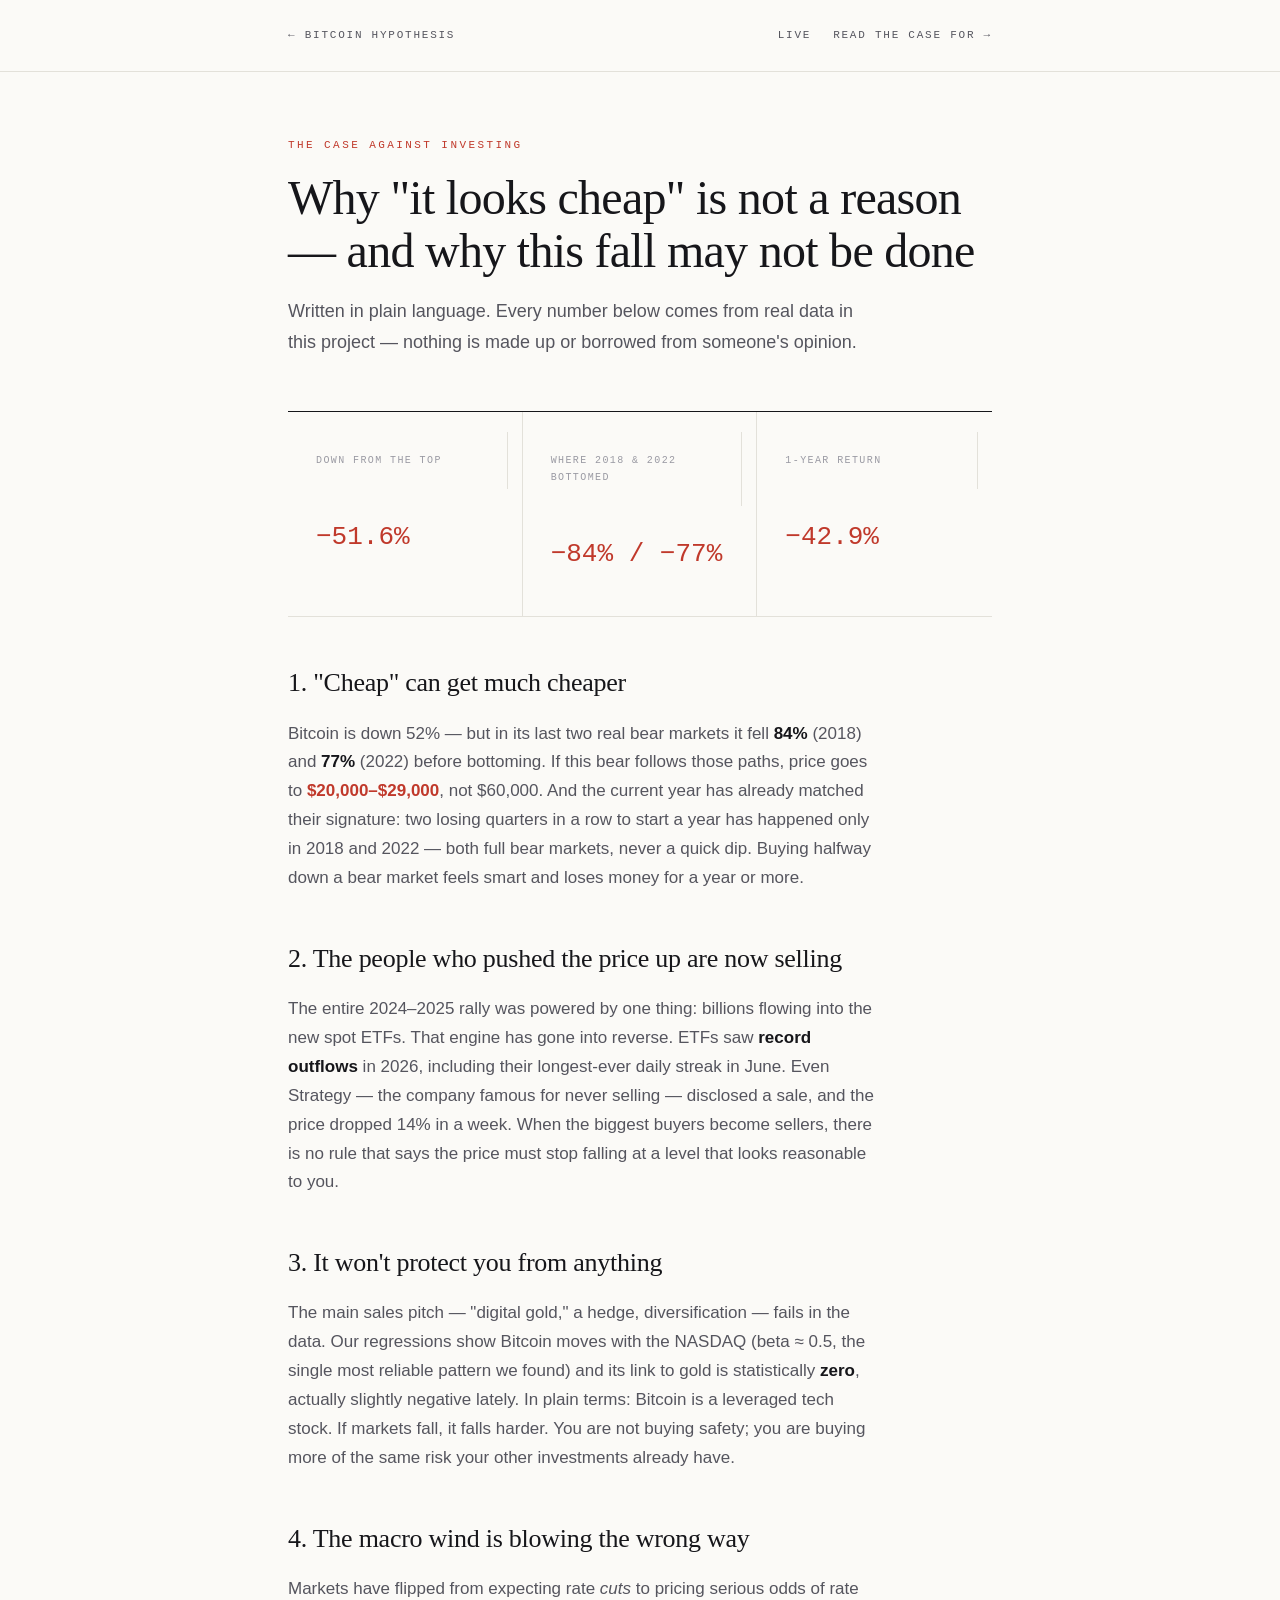
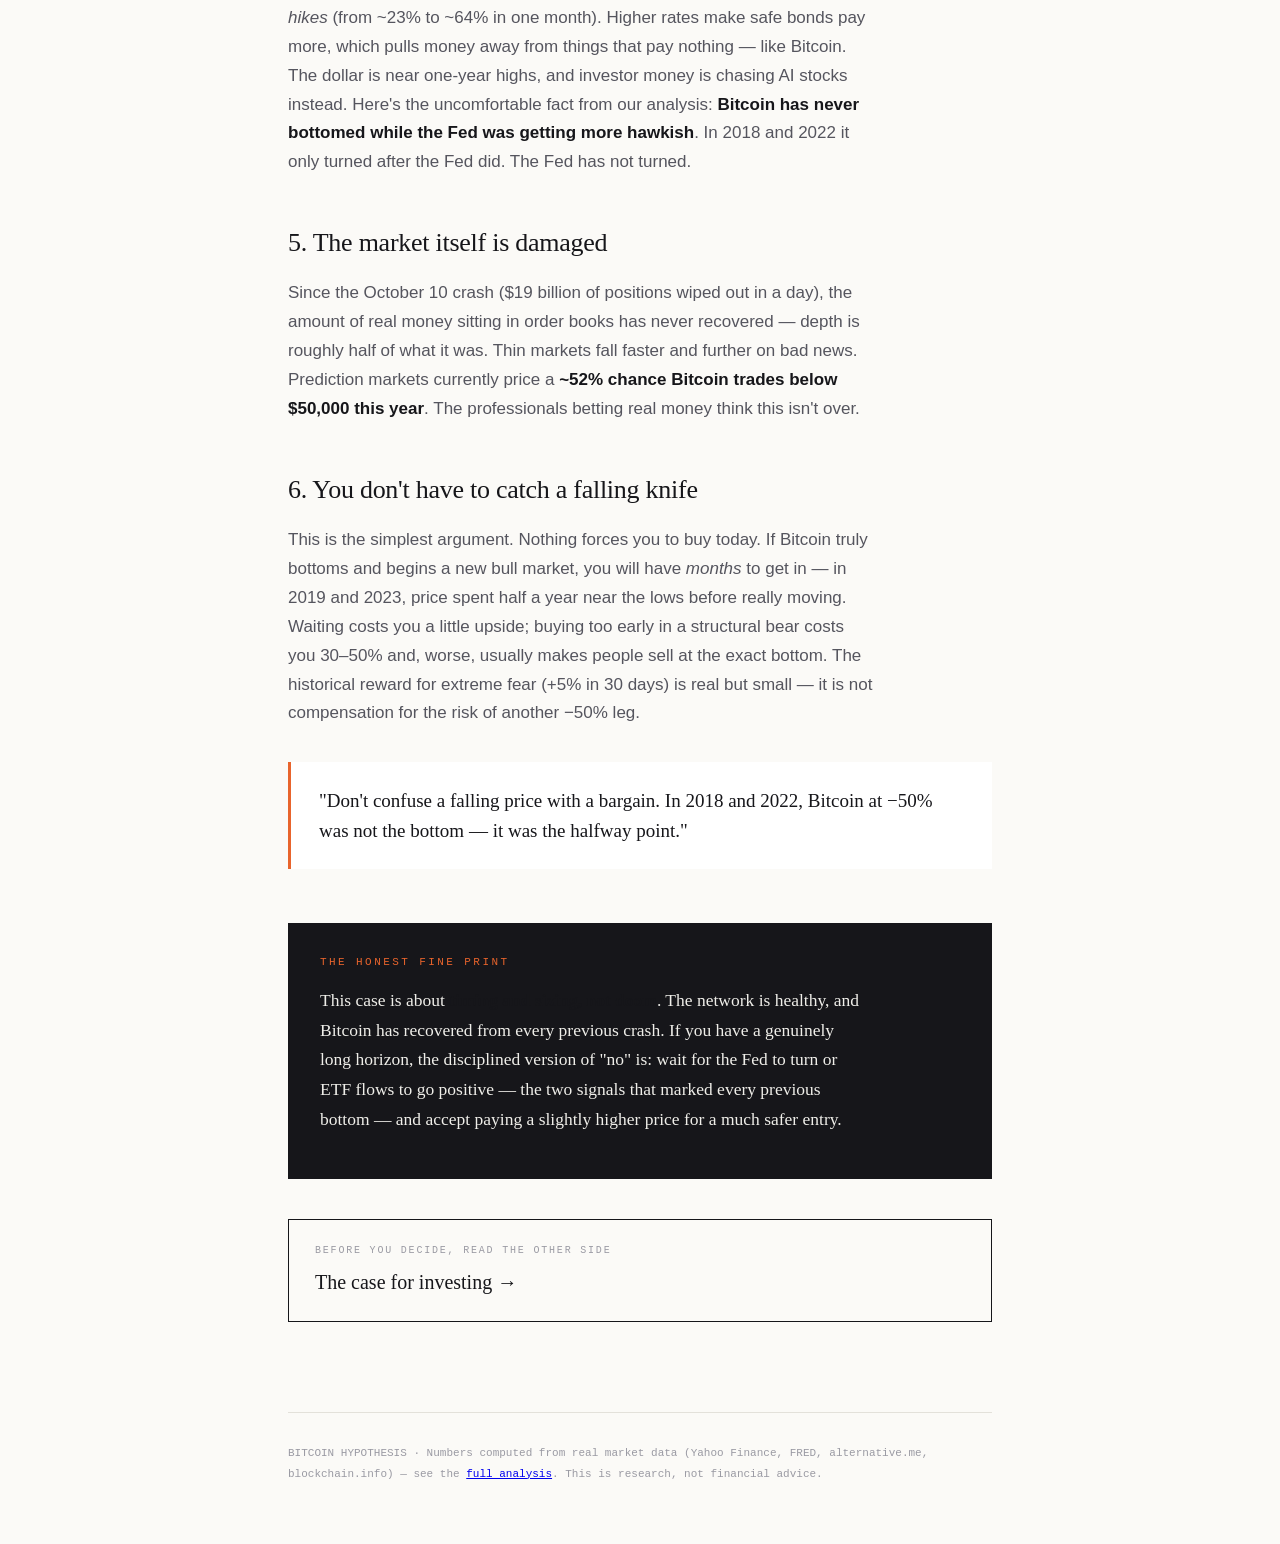
<file: docs/dont-invest.html>
<!DOCTYPE html>
<html lang="en">
<head>
<meta charset="UTF-8">
<meta name="viewport" content="width=device-width, initial-scale=1.0">
<title>The case AGAINST investing — Bitcoin Hypothesis</title>
<link rel="stylesheet" href="case.css">
</head>
<body>

<nav><div class="wrap">
  <a href="index.html">← Bitcoin Hypothesis</a>
  <span style="display:flex; gap:22px"><a href="live.html">Live</a>
  <a href="invest.html">Read the case for →</a></span>
</div></nav>

<div class="wrap">

<header>
  <div class="kicker" style="color: var(--red)">The Case Against Investing</div>
  <h1>Why "it looks cheap" is not a reason — and why this fall may not be done</h1>
  <p class="sub">Written in plain language. Every number below comes from real data in this
  project — nothing is made up or borrowed from someone's opinion.</p>
</header>

<div class="bigstats">
  <div><div class="k">Down from the top</div><div class="v neg">−51.6%</div></div>
  <div><div class="k">Where 2018 &amp; 2022 bottomed</div><div class="v neg">−84% / −77%</div></div>
  <div><div class="k">1-year return</div><div class="v neg">−42.9%</div></div>
</div>

<article>

<h2>1. "Cheap" can get much cheaper</h2>
<p>Bitcoin is down 52% — but in its last two real bear markets it fell <strong>84%</strong> (2018)
and <strong>77%</strong> (2022) before bottoming. If this bear follows those paths, price goes to
<strong class="neg">$20,000–$29,000</strong>, not $60,000. And the current year has already matched
their signature: two losing quarters in a row to start a year has happened only in 2018 and 2022 —
both full bear markets, never a quick dip. Buying halfway down a bear market feels smart and loses
money for a year or more.</p>

<h2>2. The people who pushed the price up are now selling</h2>
<p>The entire 2024–2025 rally was powered by one thing: billions flowing into the new spot ETFs.
That engine has gone into reverse. ETFs saw <strong>record outflows</strong> in 2026, including
their longest-ever daily streak in June. Even Strategy — the company famous for never selling —
disclosed a sale, and the price dropped 14% in a week. When the biggest buyers become sellers,
there is no rule that says the price must stop falling at a level that looks reasonable to you.</p>

<h2>3. It won't protect you from anything</h2>
<p>The main sales pitch — "digital gold," a hedge, diversification — fails in the data. Our
regressions show Bitcoin moves with the NASDAQ (beta ≈ 0.5, the single most reliable pattern we
found) and its link to gold is statistically <strong>zero</strong>, actually slightly negative
lately. In plain terms: Bitcoin is a leveraged tech stock. If markets fall, it falls harder. You are
not buying safety; you are buying more of the same risk your other investments already have.</p>

<h2>4. The macro wind is blowing the wrong way</h2>
<p>Markets have flipped from expecting rate <em>cuts</em> to pricing serious odds of rate
<em>hikes</em> (from ~23% to ~64% in one month). Higher rates make safe bonds pay more, which pulls
money away from things that pay nothing — like Bitcoin. The dollar is near one-year highs, and
investor money is chasing AI stocks instead. Here's the uncomfortable fact from our analysis:
<strong>Bitcoin has never bottomed while the Fed was getting more hawkish</strong>. In 2018 and 2022
it only turned after the Fed did. The Fed has not turned.</p>

<h2>5. The market itself is damaged</h2>
<p>Since the October 10 crash ($19 billion of positions wiped out in a day), the amount of real
money sitting in order books has never recovered — depth is roughly half of what it was. Thin
markets fall faster and further on bad news. Prediction markets currently price a
<strong>~52% chance Bitcoin trades below $50,000 this year</strong>. The professionals betting real
money think this isn't over.</p>

<h2>6. You don't have to catch a falling knife</h2>
<p>This is the simplest argument. Nothing forces you to buy today. If Bitcoin truly bottoms and
begins a new bull market, you will have <em>months</em> to get in — in 2019 and 2023, price spent
half a year near the lows before really moving. Waiting costs you a little upside; buying too early
in a structural bear costs you 30–50% and, worse, usually makes people sell at the exact bottom.
The historical reward for extreme fear (+5% in 30 days) is real but small — it is not compensation
for the risk of another −50% leg.</p>

<blockquote>"Don't confuse a falling price with a bargain. In 2018 and 2022, Bitcoin at −50% was
not the bottom — it was the halfway point."</blockquote>

<div class="honest">
  <div class="k">The honest fine print</div>
  <p>This case is about <strong>timing and sizing, not doom</strong>. The network is healthy, and
  Bitcoin has recovered from every previous crash. If you have a genuinely long horizon, the
  disciplined version of "no" is: wait for the Fed to turn or ETF flows to go positive — the two
  signals that marked every previous bottom — and accept paying a slightly higher price for a much
  safer entry.</p>
</div>

<a class="otherside" href="invest.html">
  <div class="k">Before you decide, read the other side</div>
  <div class="t">The case for investing →</div>
</a>

</article>

<footer>
  <p>BITCOIN HYPOTHESIS · Numbers computed from real market data (Yahoo Finance, FRED, alternative.me,
  blockchain.info) — see the <a href="index.html">full analysis</a>. This is research, not financial advice.</p>
</footer>

</div>
</body>
</html>
</file>
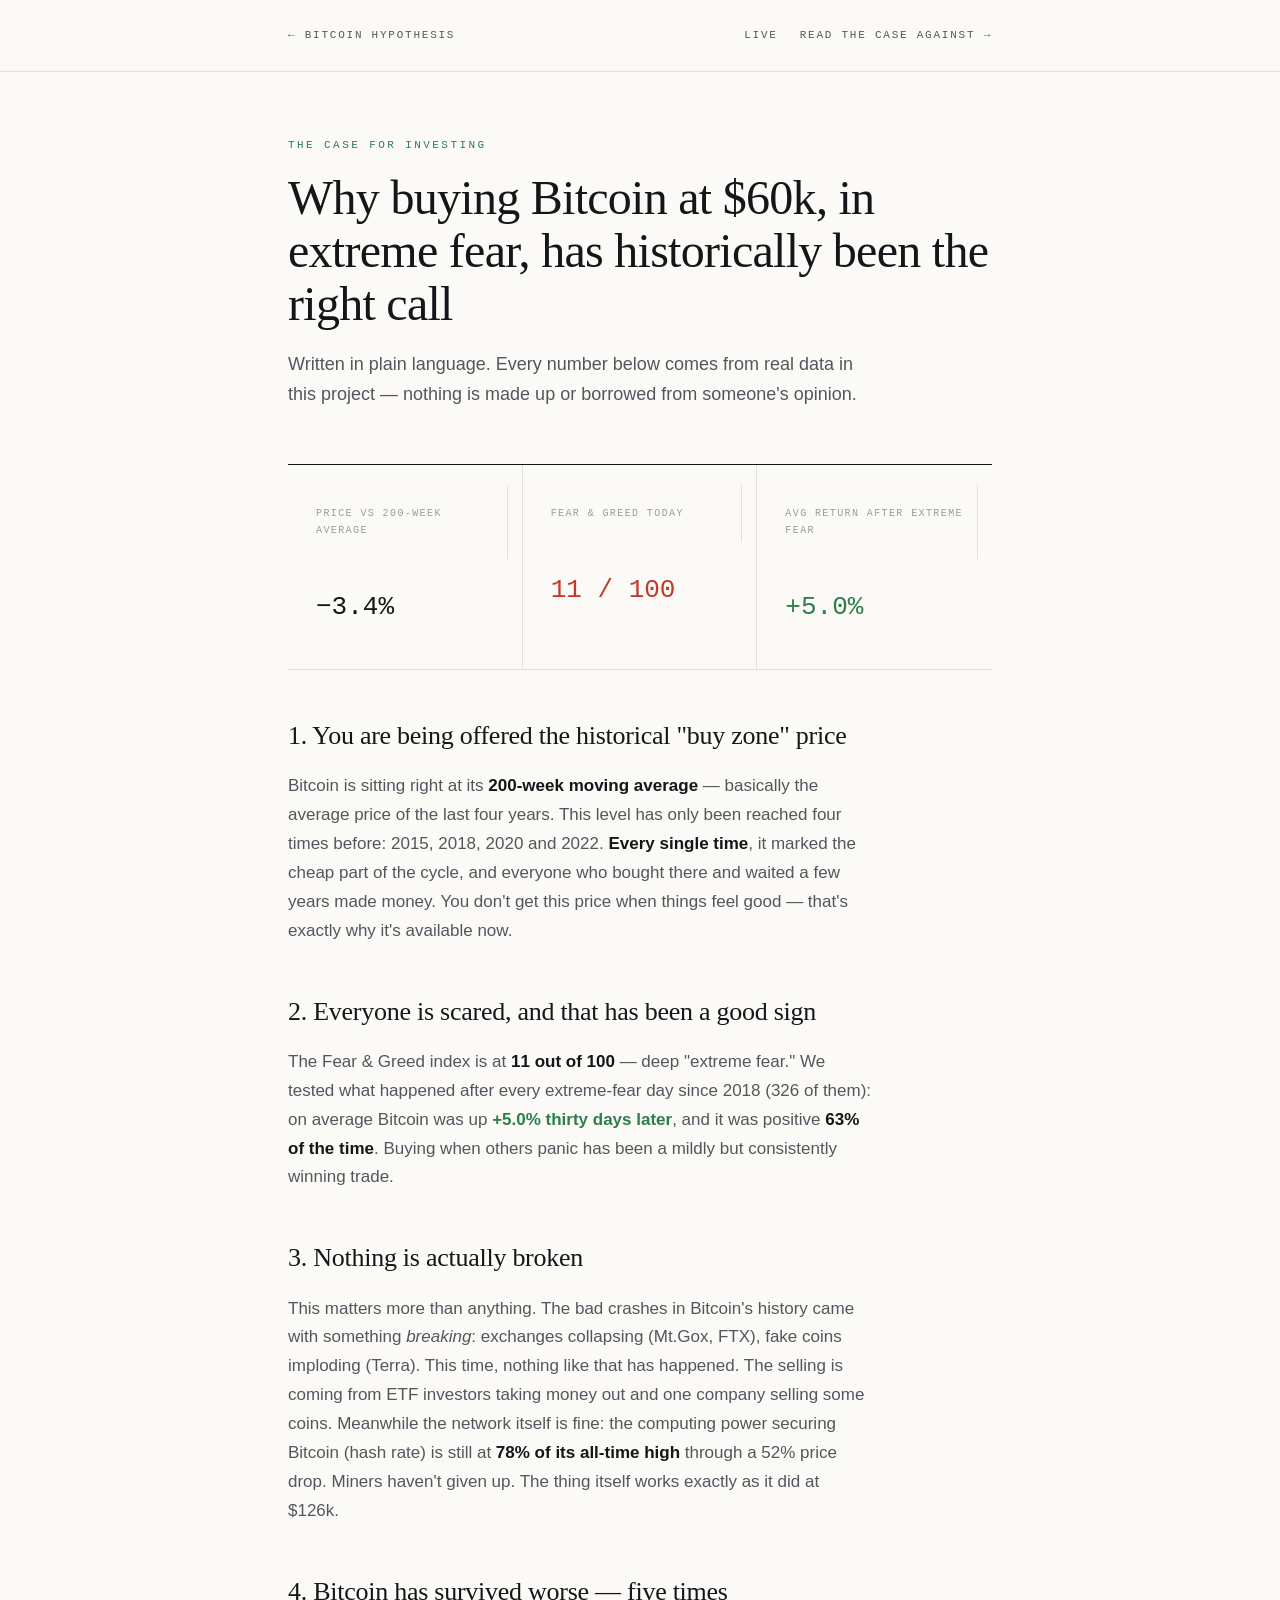
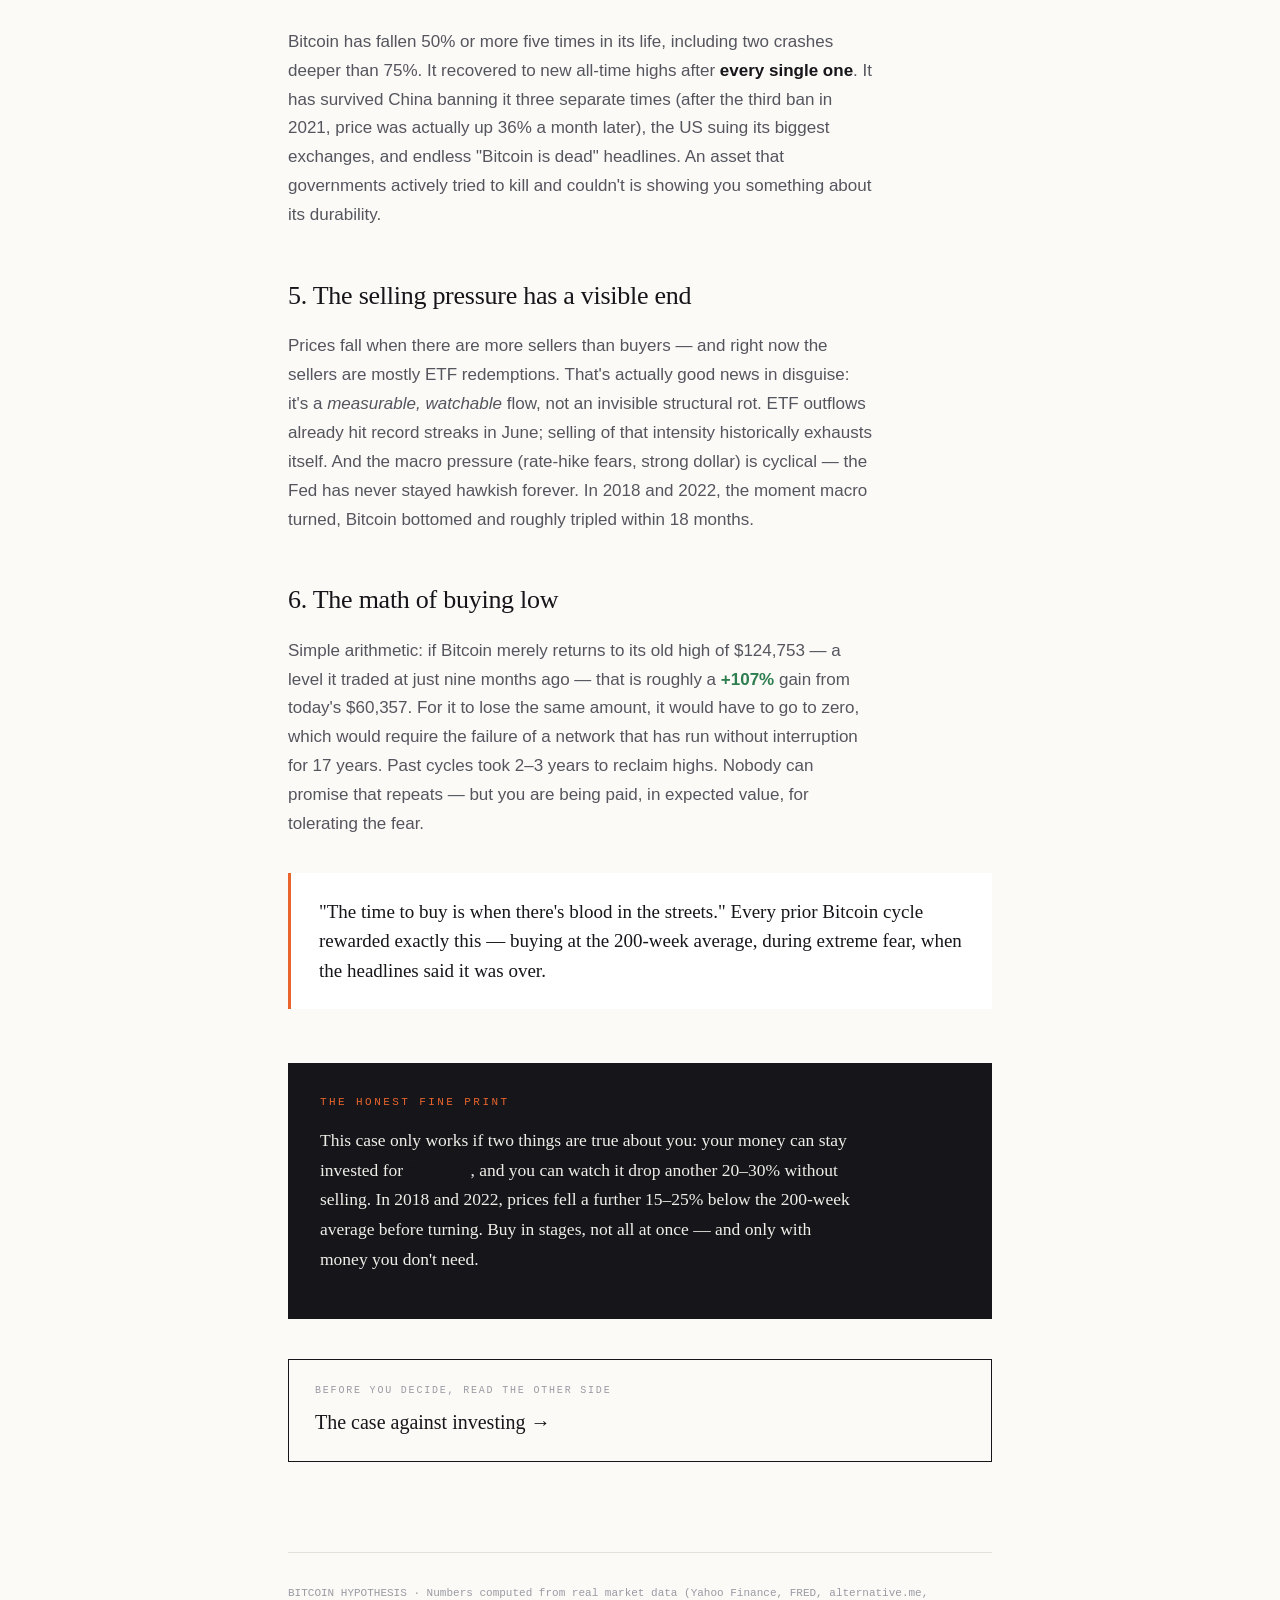
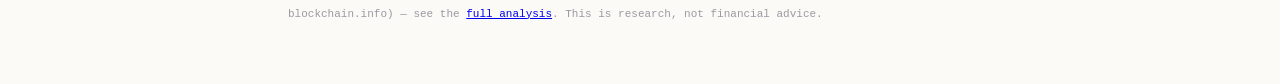
<file: docs/invest.html>
<!DOCTYPE html>
<html lang="en">
<head>
<meta charset="UTF-8">
<meta name="viewport" content="width=device-width, initial-scale=1.0">
<title>The case FOR investing — Bitcoin Hypothesis</title>
<link rel="stylesheet" href="case.css">
</head>
<body>

<nav><div class="wrap">
  <a href="index.html">← Bitcoin Hypothesis</a>
  <span style="display:flex; gap:22px"><a href="live.html">Live</a>
  <a href="dont-invest.html">Read the case against →</a></span>
</div></nav>

<div class="wrap">

<header>
  <div class="kicker" style="color: var(--green)">The Case For Investing</div>
  <h1>Why buying Bitcoin at $60k, in extreme fear, has historically been the right call</h1>
  <p class="sub">Written in plain language. Every number below comes from real data in this
  project — nothing is made up or borrowed from someone's opinion.</p>
</header>

<div class="bigstats">
  <div><div class="k">Price vs 200-week average</div><div class="v">−3.4%</div></div>
  <div><div class="k">Fear &amp; Greed today</div><div class="v neg">11 / 100</div></div>
  <div><div class="k">Avg return after extreme fear</div><div class="v pos">+5.0%</div></div>
</div>

<article>

<h2>1. You are being offered the historical "buy zone" price</h2>
<p>Bitcoin is sitting right at its <strong>200-week moving average</strong> — basically the average
price of the last four years. This level has only been reached four times before: 2015, 2018, 2020
and 2022. <strong>Every single time</strong>, it marked the cheap part of the cycle, and everyone who
bought there and waited a few years made money. You don't get this price when things feel good —
that's exactly why it's available now.</p>

<h2>2. Everyone is scared, and that has been a good sign</h2>
<p>The Fear &amp; Greed index is at <strong>11 out of 100</strong> — deep "extreme fear." We tested
what happened after every extreme-fear day since 2018 (326 of them): on average Bitcoin was up
<strong class="pos">+5.0% thirty days later</strong>, and it was positive <strong>63% of the
time</strong>. Buying when others panic has been a mildly but consistently winning trade.</p>

<h2>3. Nothing is actually broken</h2>
<p>This matters more than anything. The bad crashes in Bitcoin's history came with something
<em>breaking</em>: exchanges collapsing (Mt.Gox, FTX), fake coins imploding (Terra). This time,
nothing like that has happened. The selling is coming from ETF investors taking money out and one
company selling some coins. Meanwhile the network itself is fine: the computing power securing
Bitcoin (hash rate) is still at <strong>78% of its all-time high</strong> through a 52% price drop.
Miners haven't given up. The thing itself works exactly as it did at $126k.</p>

<h2>4. Bitcoin has survived worse — five times</h2>
<p>Bitcoin has fallen 50% or more five times in its life, including two crashes deeper than 75%.
It recovered to new all-time highs after <strong>every single one</strong>. It has survived China
banning it three separate times (after the third ban in 2021, price was actually up 36% a month
later), the US suing its biggest exchanges, and endless "Bitcoin is dead" headlines. An asset that
governments actively tried to kill and couldn't is showing you something about its durability.</p>

<h2>5. The selling pressure has a visible end</h2>
<p>Prices fall when there are more sellers than buyers — and right now the sellers are mostly ETF
redemptions. That's actually good news in disguise: it's a <em>measurable, watchable</em> flow, not
an invisible structural rot. ETF outflows already hit record streaks in June; selling of that
intensity historically exhausts itself. And the macro pressure (rate-hike fears, strong dollar)
is cyclical — the Fed has never stayed hawkish forever. In 2018 and 2022, the moment macro turned,
Bitcoin bottomed and roughly tripled within 18 months.</p>

<h2>6. The math of buying low</h2>
<p>Simple arithmetic: if Bitcoin merely returns to its old high of $124,753 — a level it traded at
just nine months ago — that is roughly a <strong class="pos">+107%</strong> gain from today's $60,357.
For it to lose the same amount, it would have to go to zero, which would require the failure of a
network that has run without interruption for 17 years. Past cycles took 2–3 years to reclaim highs.
Nobody can promise that repeats — but you are being paid, in expected value, for tolerating the fear.</p>

<blockquote>"The time to buy is when there's blood in the streets." Every prior Bitcoin cycle
rewarded exactly this — buying at the 200-week average, during extreme fear, when the headlines
said it was over.</blockquote>

<div class="honest">
  <div class="k">The honest fine print</div>
  <p>This case only works if two things are true about you: your money can stay invested for
  <strong>3+ years</strong>, and you can watch it drop another 20–30% without selling. In 2018 and
  2022, prices fell a further 15–25% below the 200-week average before turning. Buy in stages, not
  all at once — and only with money you don't need.</p>
</div>

<a class="otherside" href="dont-invest.html">
  <div class="k">Before you decide, read the other side</div>
  <div class="t">The case against investing →</div>
</a>

</article>

<footer>
  <p>BITCOIN HYPOTHESIS · Numbers computed from real market data (Yahoo Finance, FRED, alternative.me,
  blockchain.info) — see the <a href="index.html">full analysis</a>. This is research, not financial advice.</p>
</footer>

</div>
</body>
</html>
</file>
<file: docs/case.css>
:root {
  --ink: #16161a;
  --ink-soft: #55555e;
  --ink-faint: #9a9aa3;
  --paper: #fbfaf7;
  --line: #e3e1da;
  --accent: #e8642c;
  --green: #2e7d4f;
  --red: #c0392b;
  --mono: "SF Mono", "JetBrains Mono", ui-monospace, Menlo, monospace;
  --serif: "Charter", "Georgia", serif;
  --sans: -apple-system, "Helvetica Neue", "Inter", sans-serif;
}
* { margin: 0; padding: 0; box-sizing: border-box; }
body {
  background: var(--paper); color: var(--ink); font-family: var(--sans);
  font-size: 17px; line-height: 1.7; -webkit-font-smoothing: antialiased;
}
.wrap { max-width: 760px; margin: 0 auto; padding: 0 28px; }
nav { padding: 26px 0; border-bottom: 1px solid var(--line); }
nav .wrap { display: flex; justify-content: space-between; align-items: baseline; }
nav a { font-family: var(--mono); font-size: 11px; letter-spacing: 0.16em; text-transform: uppercase; color: var(--ink-soft); text-decoration: none; }
nav a:hover { color: var(--accent); }
header { padding: 64px 0 44px; }
.kicker { font-family: var(--mono); font-size: 11px; letter-spacing: 0.22em; text-transform: uppercase; margin-bottom: 18px; }
h1 { font-family: var(--serif); font-weight: 500; font-size: clamp(32px, 5vw, 48px); line-height: 1.1; letter-spacing: -0.015em; }
.sub { margin-top: 18px; color: var(--ink-soft); font-size: 18px; max-width: 58ch; }
.bigstats { display: grid; grid-template-columns: repeat(3, 1fr); border-top: 1px solid var(--ink); border-bottom: 1px solid var(--line); margin: 10px 0 30px; }
.bigstats div { padding: 20px 14px; border-right: 1px solid var(--line); }
.bigstats div:last-child { border-right: none; }
.bigstats .k { font-family: var(--mono); font-size: 10px; letter-spacing: 0.14em; text-transform: uppercase; color: var(--ink-faint); }
.bigstats .v { font-family: var(--mono); font-size: 26px; margin-top: 6px; }
article { padding-bottom: 30px; }
article h2 { font-family: var(--serif); font-weight: 500; font-size: 26px; margin: 44px 0 14px; letter-spacing: -0.01em; }
article p { color: var(--ink-soft); margin-bottom: 14px; max-width: 62ch; }
article strong { color: var(--ink); font-weight: 600; }
article .num { font-family: var(--mono); font-size: 0.92em; }
.pos { color: var(--green); } .neg { color: var(--red); }
blockquote {
  margin: 34px 0; padding: 24px 28px; border-left: 3px solid var(--accent);
  background: #fff; font-family: var(--serif); font-size: 19px; line-height: 1.55; color: var(--ink);
}
.honest {
  margin: 54px 0 20px; padding: 30px 32px; background: var(--ink); color: #efeee9;
}
.honest .k { font-family: var(--mono); font-size: 11px; letter-spacing: 0.22em; text-transform: uppercase; color: var(--accent); margin-bottom: 14px; }
.honest p { font-family: var(--serif); font-size: 17.5px; color: #efeee9; }
.otherside { display: block; margin: 40px 0 0; padding: 22px 26px; border: 1px solid var(--ink); text-decoration: none; color: var(--ink); }
.otherside .k { font-family: var(--mono); font-size: 10px; letter-spacing: 0.18em; text-transform: uppercase; color: var(--ink-faint); }
.otherside .t { font-family: var(--serif); font-size: 20px; margin-top: 6px; }
.otherside:hover { background: #fff; }
footer { margin-top: 60px; padding: 30px 0 60px; border-top: 1px solid var(--line); }
footer p { font-family: var(--mono); font-size: 11px; color: var(--ink-faint); line-height: 1.9; }
@media (max-width: 640px) {
  .bigstats { grid-template-columns: 1fr; }
  .bigstats div { border-right: none; border-bottom: 1px solid var(--line); }
}
</file>
